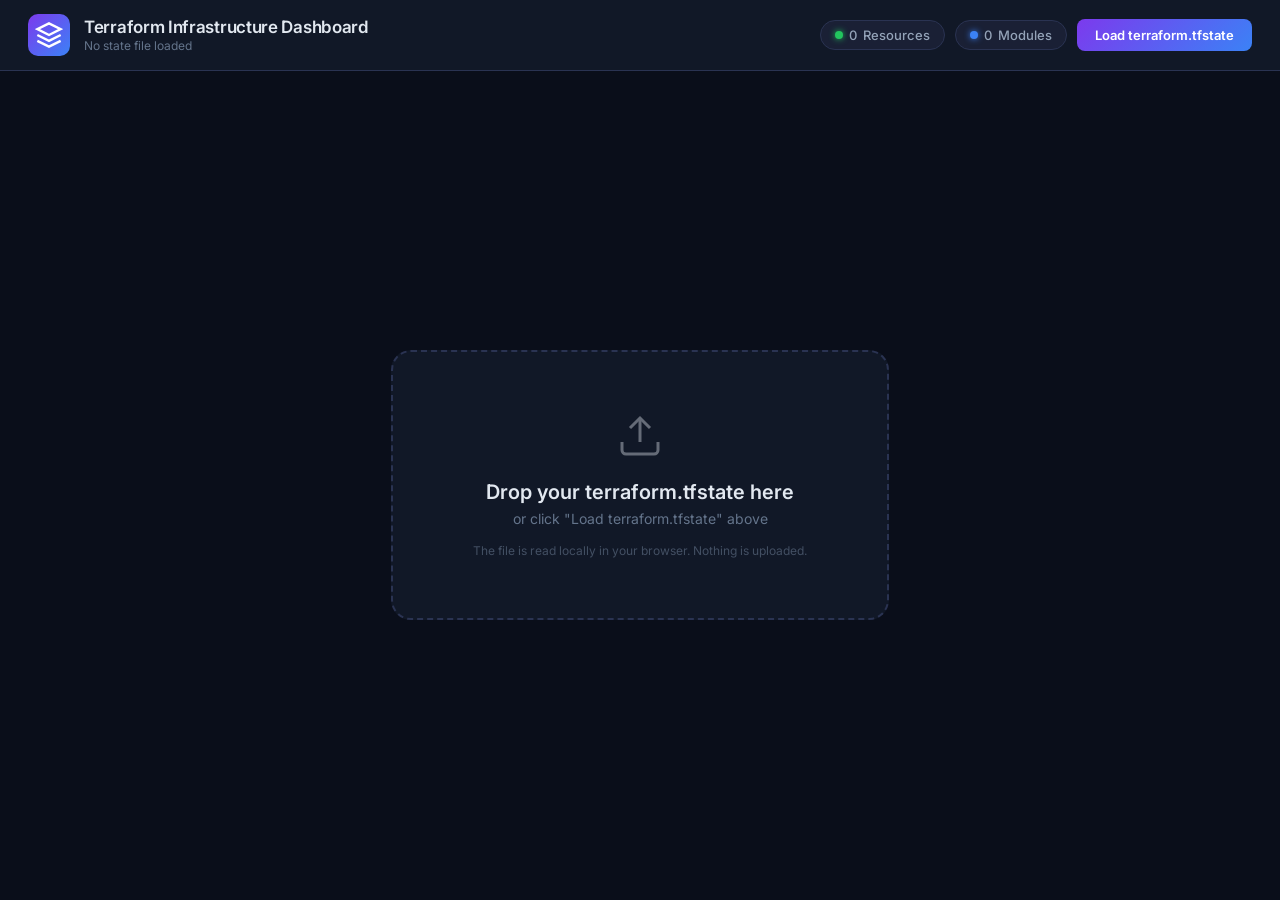
<file: web/index.html>
<!DOCTYPE html>
<html lang="en">
<head>
  <meta charset="UTF-8">
  <meta name="viewport" content="width=device-width, initial-scale=1.0">
  <title>Terraform Infrastructure Dashboard</title>
  <link rel="stylesheet" href="style.css">
  <link href="https://fonts.googleapis.com/css2?family=Inter:wght@300;400;500;600;700&display=swap" rel="stylesheet">
</head>
<body>

  <header class="header">
    <div class="header-left">
      <div class="logo">
        <svg width="28" height="28" viewBox="0 0 24 24" fill="none" stroke="currentColor" stroke-width="2">
          <path d="M12 2L2 7l10 5 10-5-10-5z"/>
          <path d="M2 17l10 5 10-5"/>
          <path d="M2 12l10 5 10-5"/>
        </svg>
      </div>
      <div>
        <h1>Terraform Infrastructure Dashboard</h1>
        <p class="header-sub" id="headerSub">No state file loaded</p>
      </div>
    </div>
    <div class="header-right">
      <div class="stat-pill">
        <span class="dot dot-green"></span>
        <span id="resourceCount">0</span> Resources
      </div>
      <div class="stat-pill">
        <span class="dot dot-blue"></span>
        <span id="moduleCount">0</span> Modules
      </div>
      <label class="btn-load" for="stateFile">Load terraform.tfstate</label>
      <input type="file" id="stateFile" accept=".tfstate,.json" hidden>
    </div>
  </header>

  <!-- Drop zone (shown when no state loaded) -->
  <div class="drop-zone" id="dropZone">
    <div class="drop-content">
      <svg width="48" height="48" viewBox="0 0 24 24" fill="none" stroke="currentColor" stroke-width="1.5" opacity="0.4">
        <path d="M21 15v4a2 2 0 01-2 2H5a2 2 0 01-2-2v-4"/>
        <polyline points="17 8 12 3 7 8"/>
        <line x1="12" y1="3" x2="12" y2="15"/>
      </svg>
      <h2>Drop your terraform.tfstate here</h2>
      <p>or click "Load terraform.tfstate" above</p>
      <p class="drop-hint">The file is read locally in your browser. Nothing is uploaded.</p>
    </div>
  </div>

  <!-- Dashboard (shown after state loaded) -->
  <main class="main hidden" id="dashboard">
    <!-- Summary bar -->
    <section class="summary-bar" id="summaryBar"></section>
    <!-- Resource grid -->
    <div class="grid-container" id="resourceGrid"></div>
  </main>

  <!-- Detail Panel -->
  <aside class="detail-panel" id="detailPanel">
    <div class="detail-header">
      <h2 id="detailTitle">Resource Details</h2>
      <button class="btn-close" id="closePanel">&times;</button>
    </div>
    <div class="detail-body" id="detailBody"></div>
  </aside>
  <div class="overlay" id="overlay"></div>

  <script src="app.js"></script>
</body>
</html>
</file>
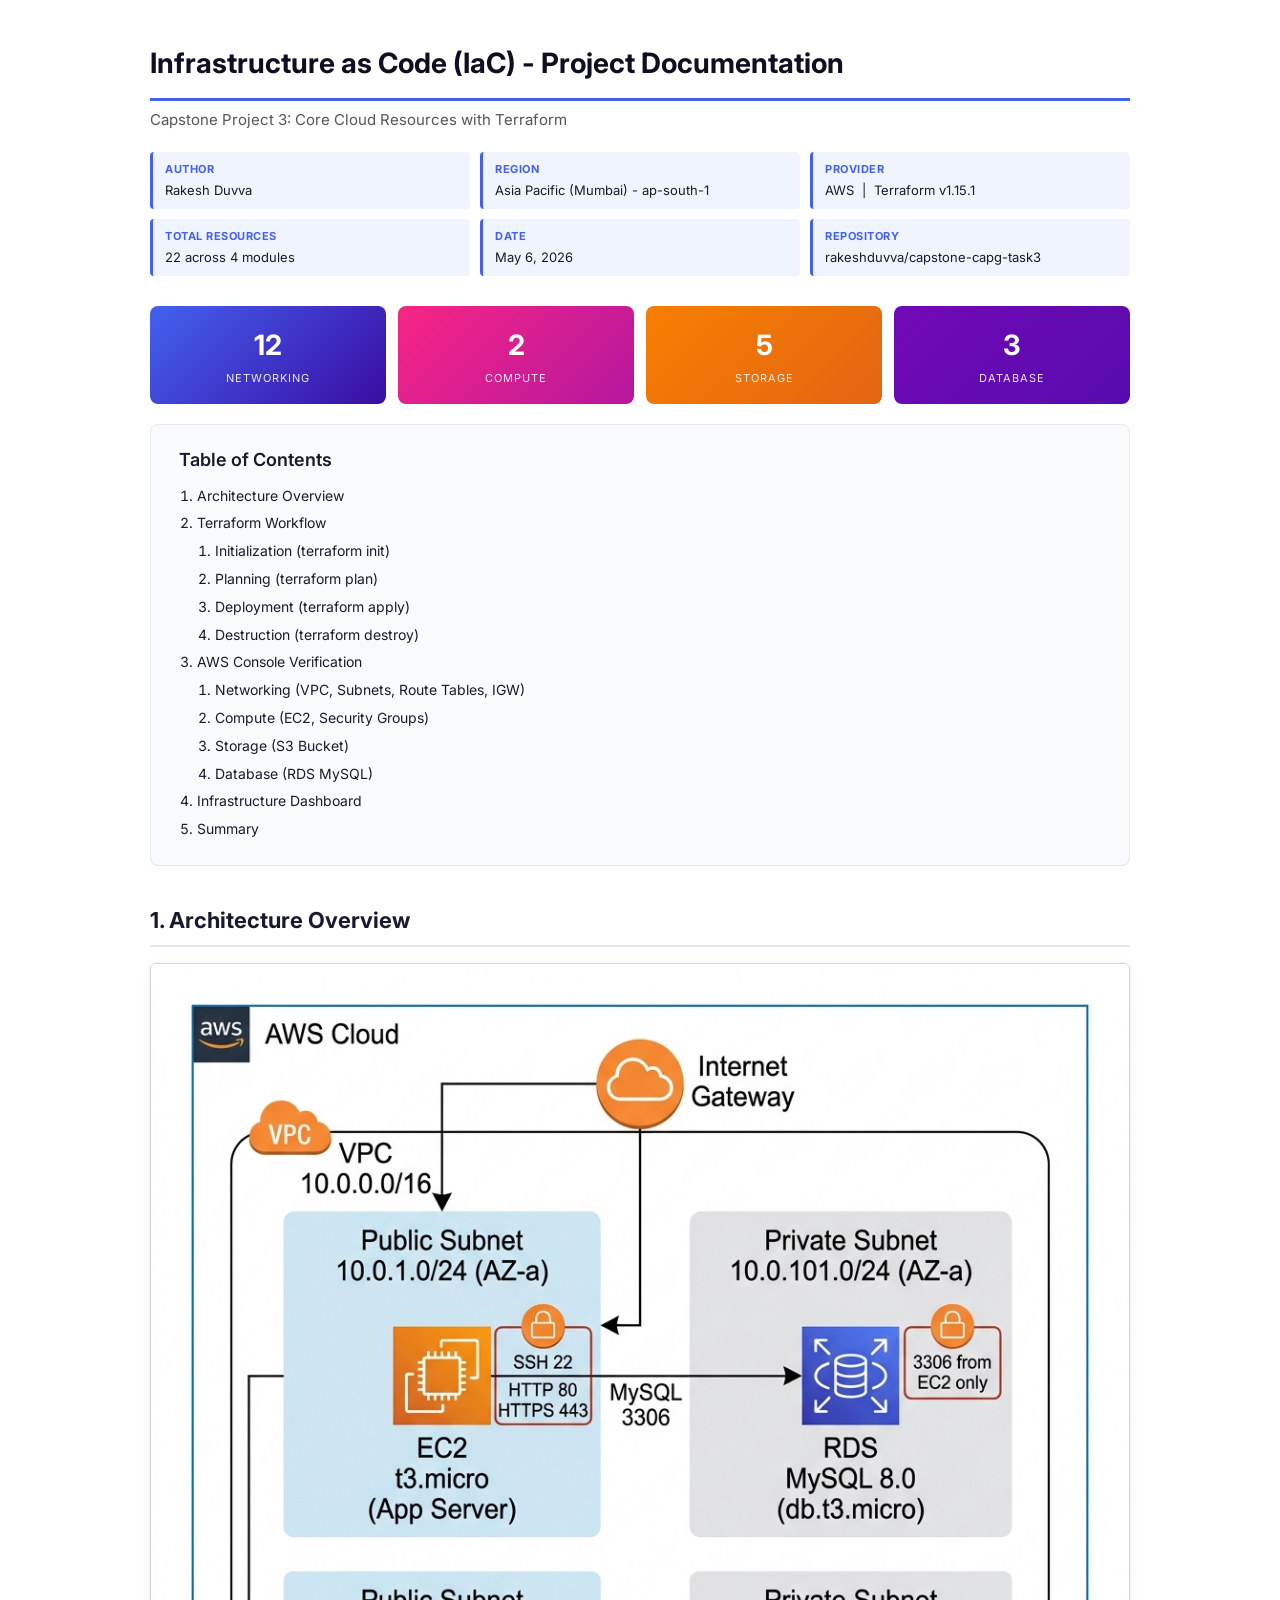
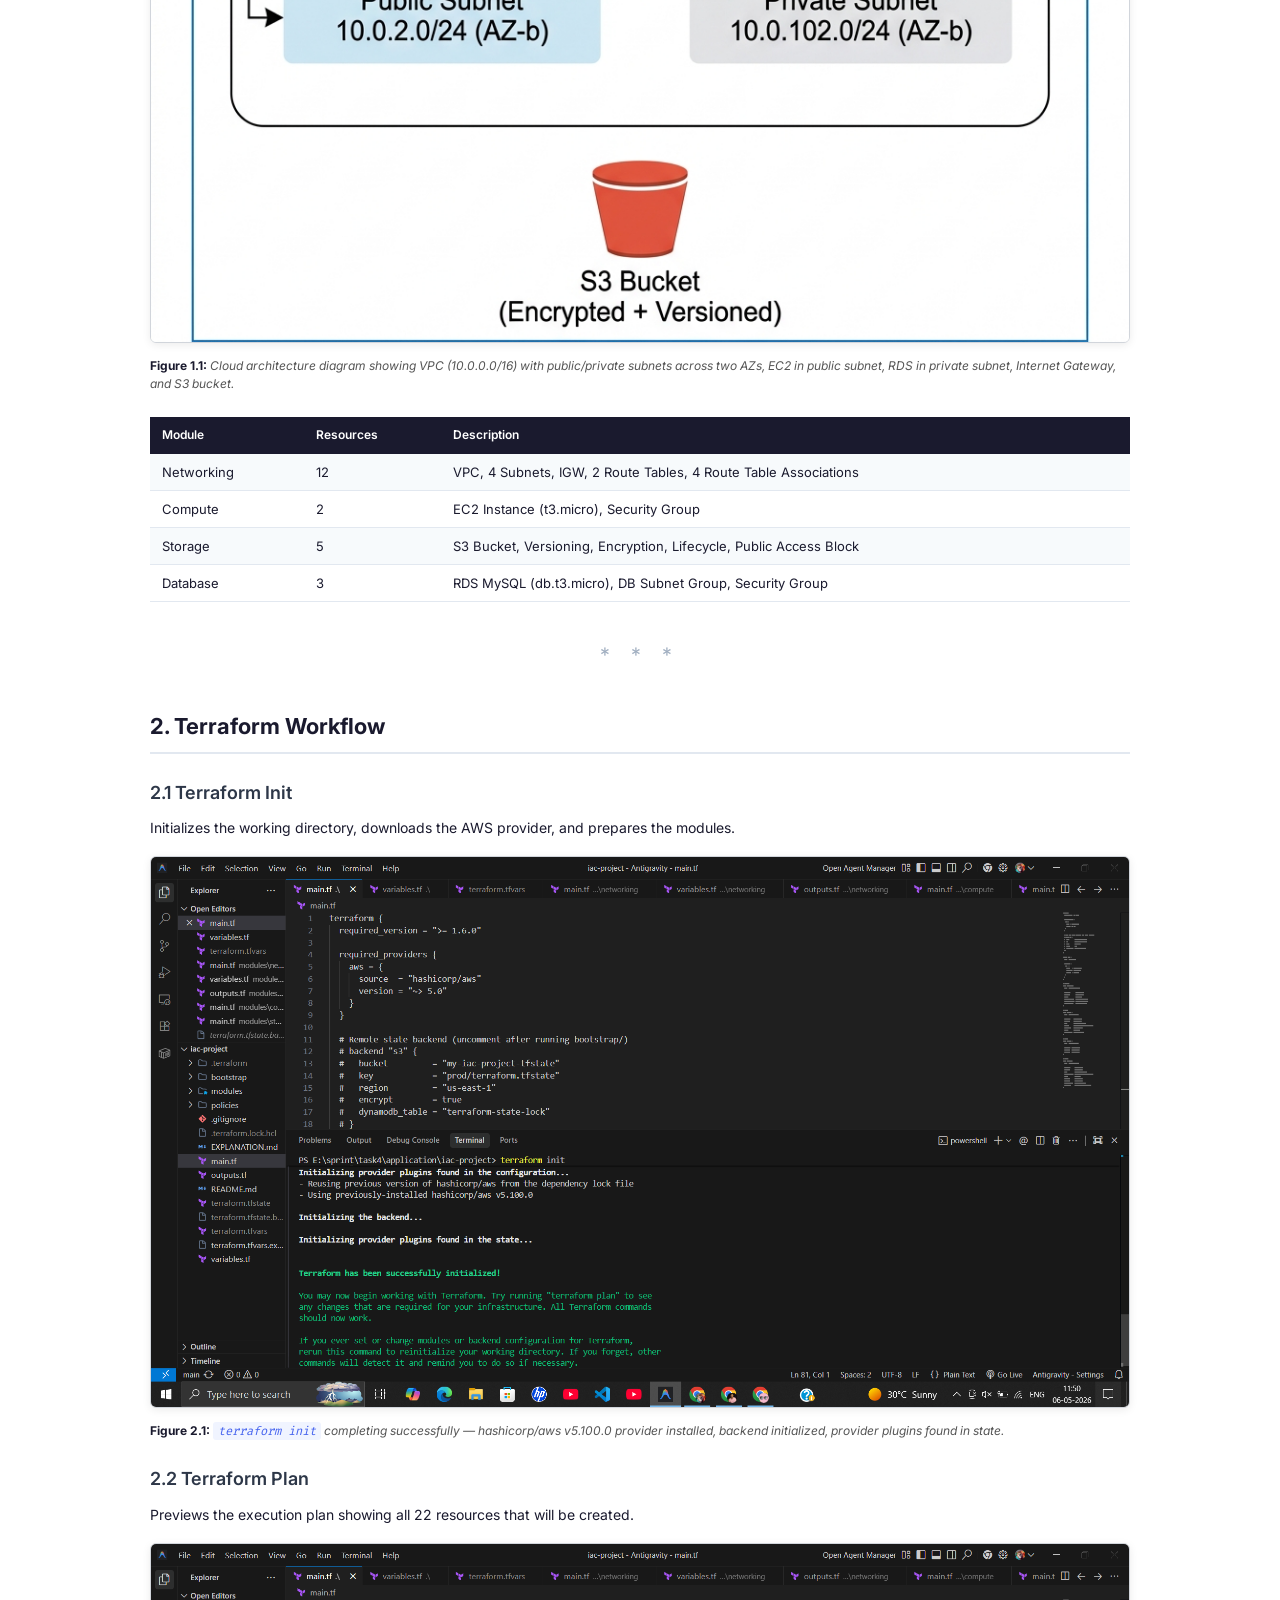
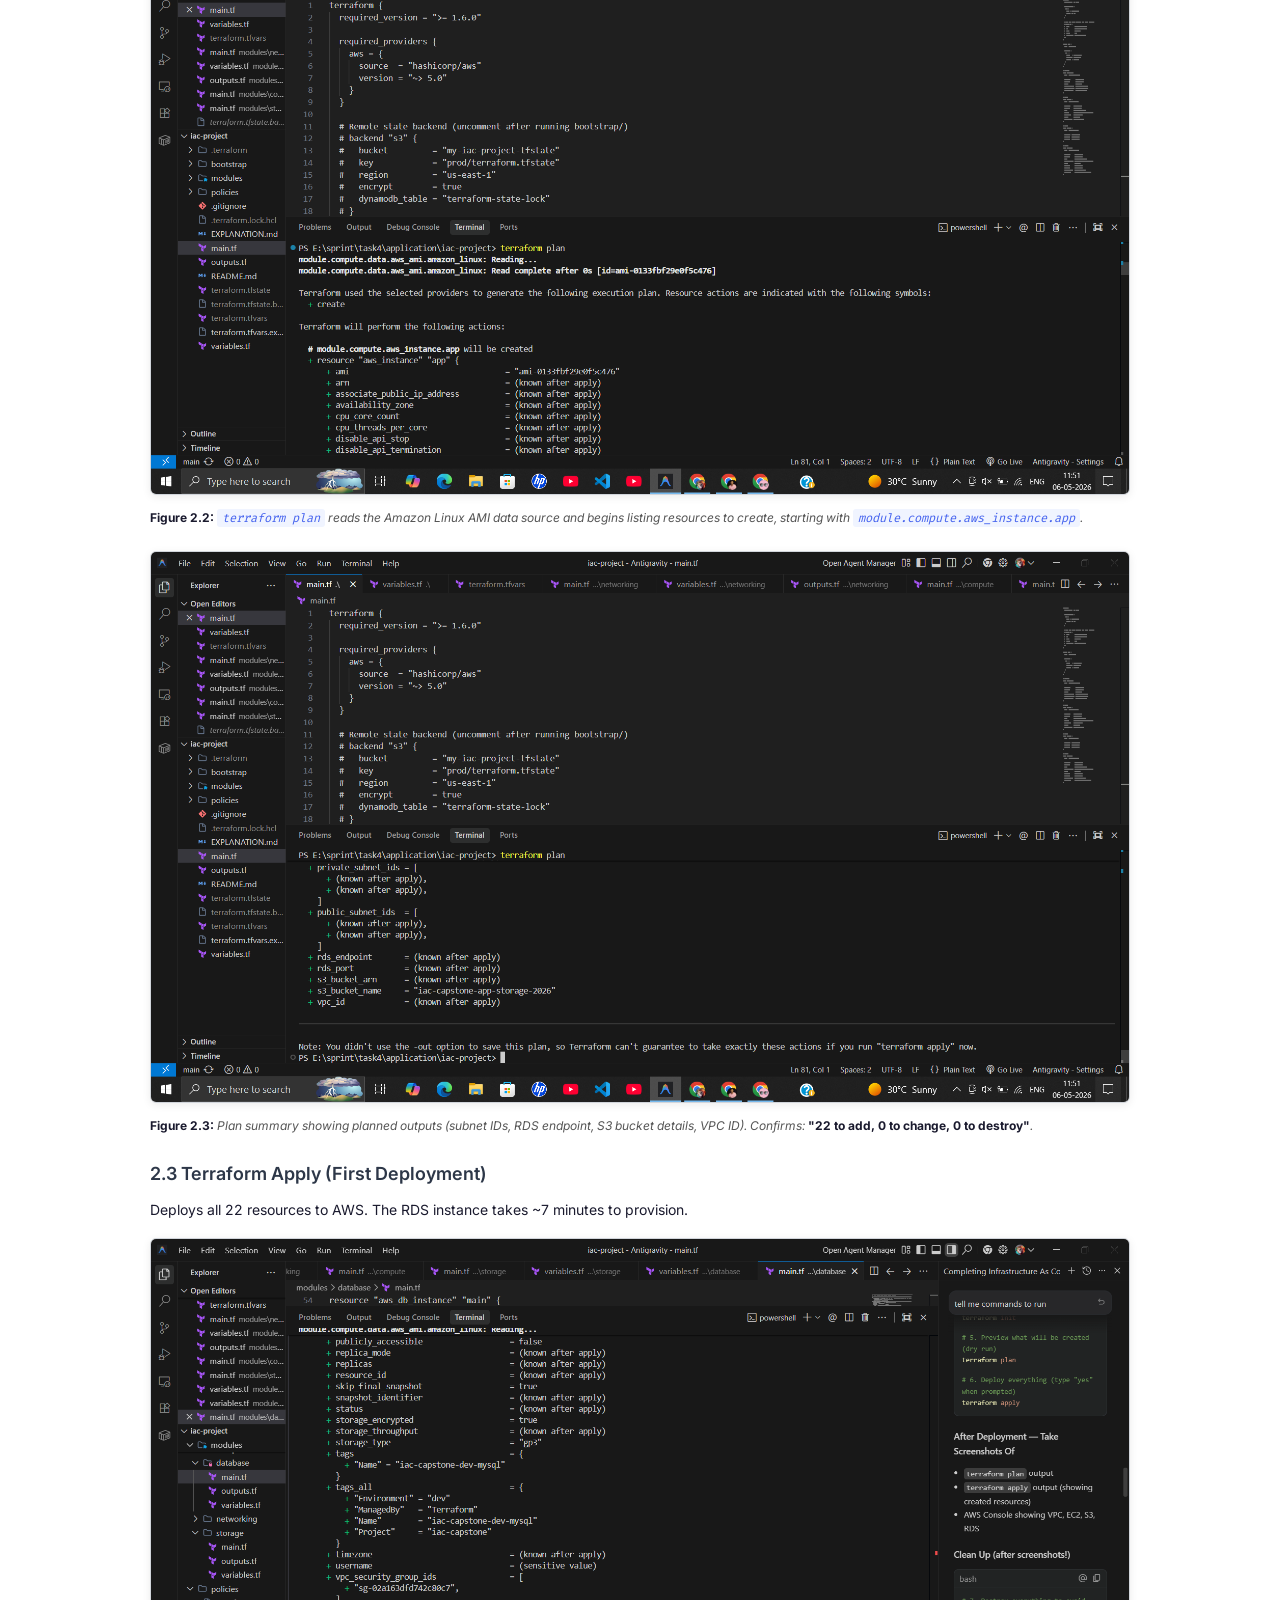
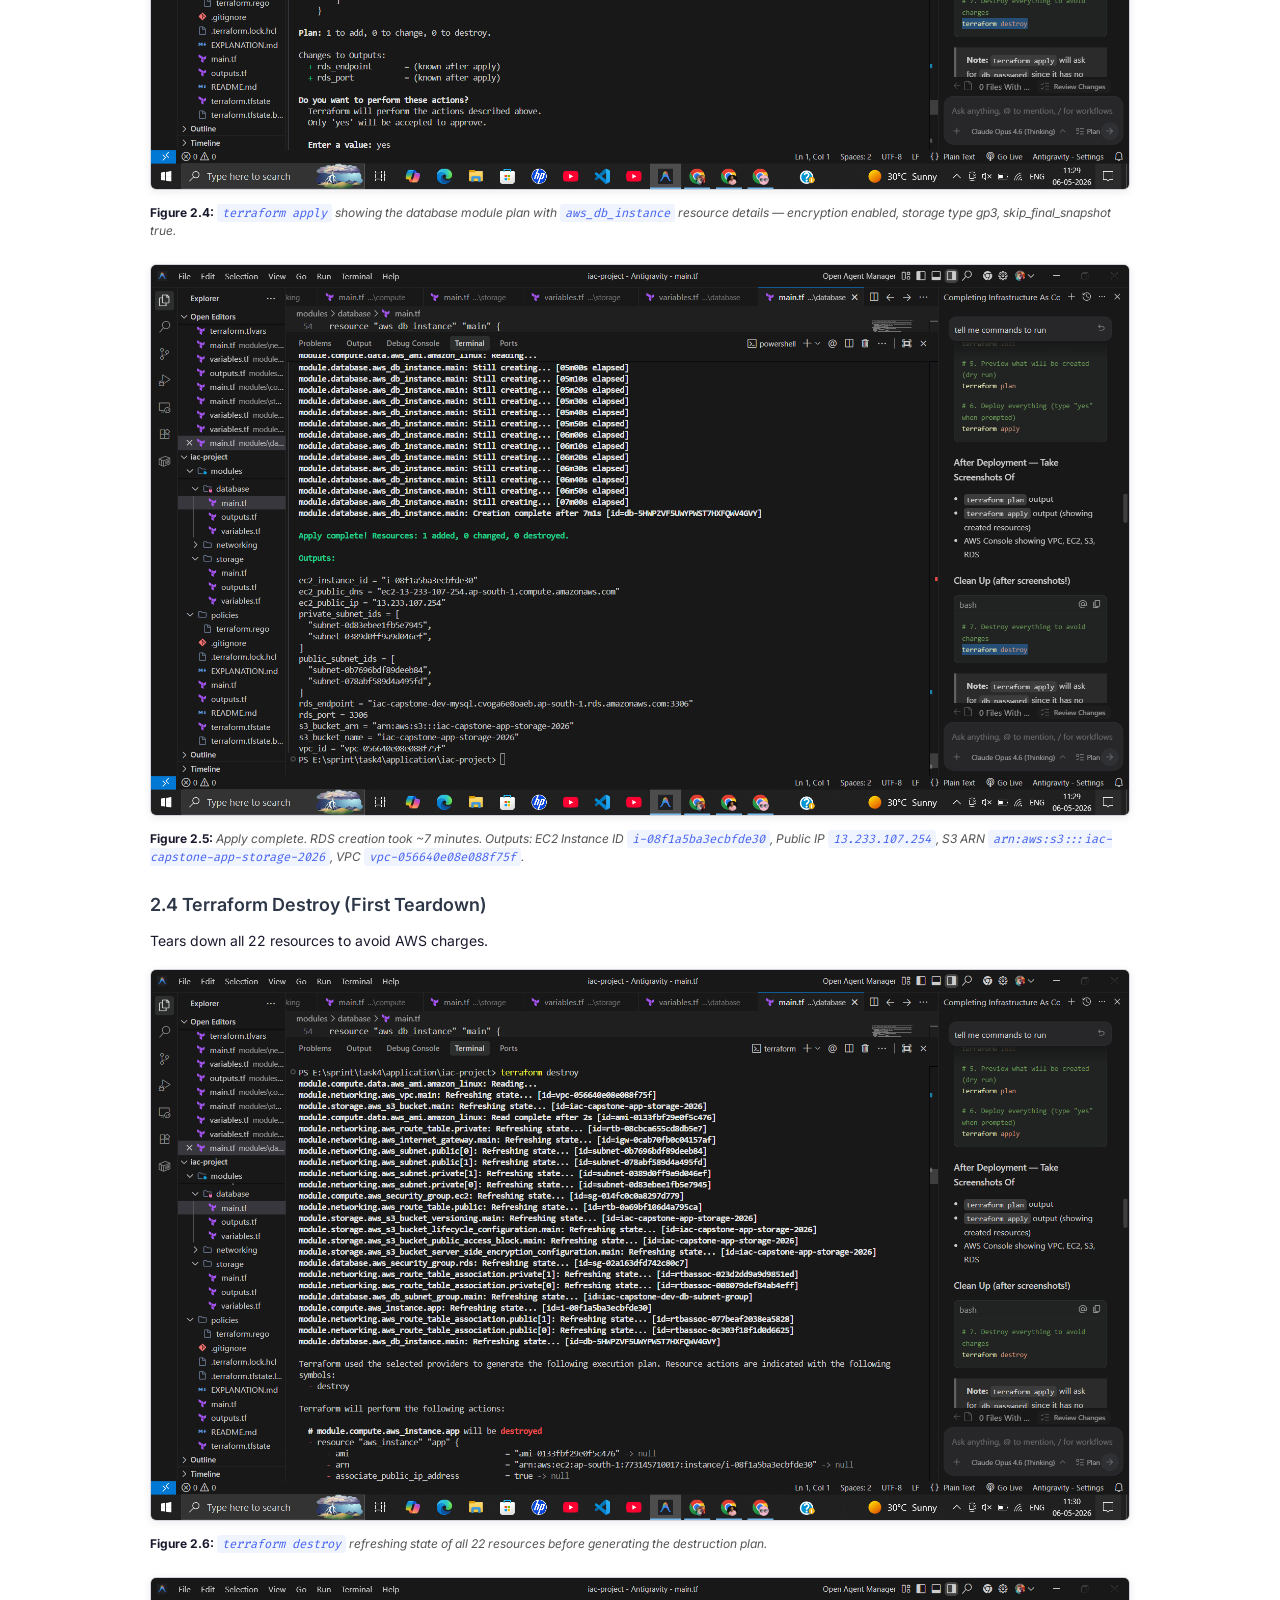
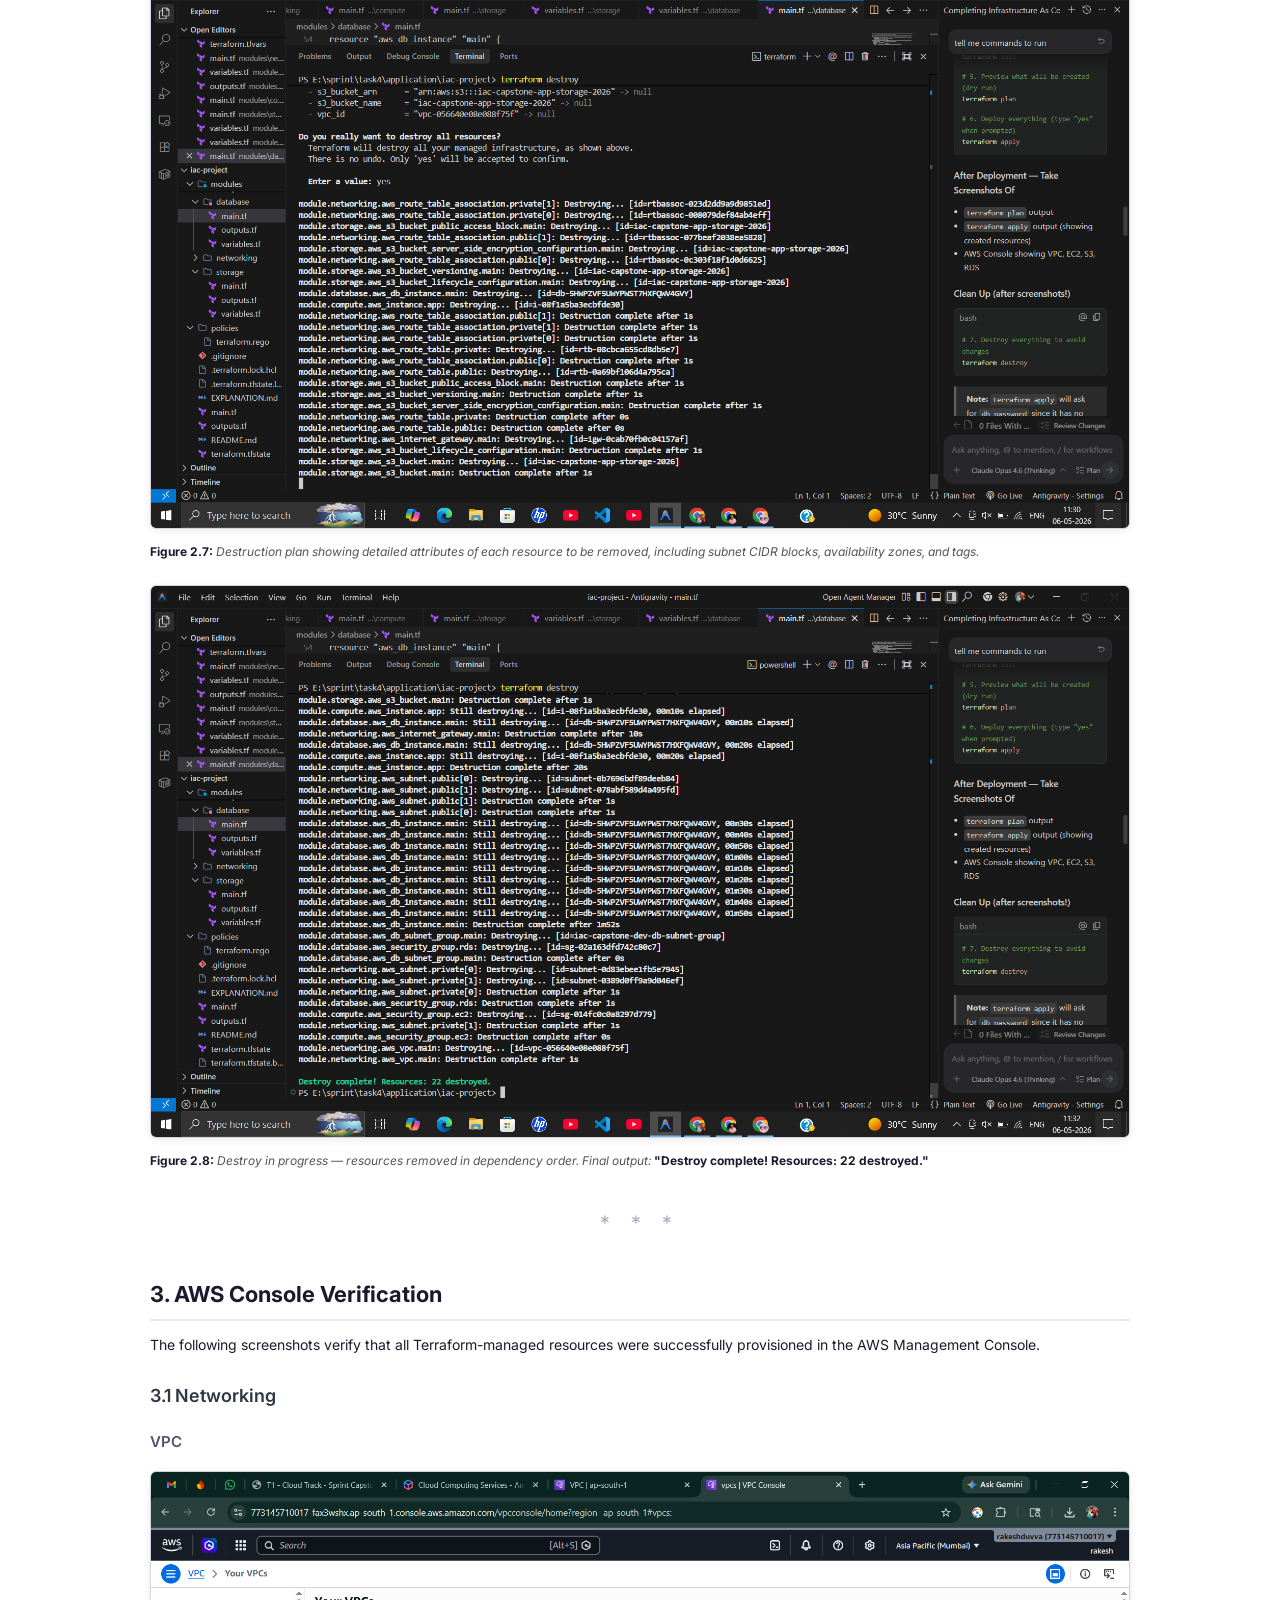
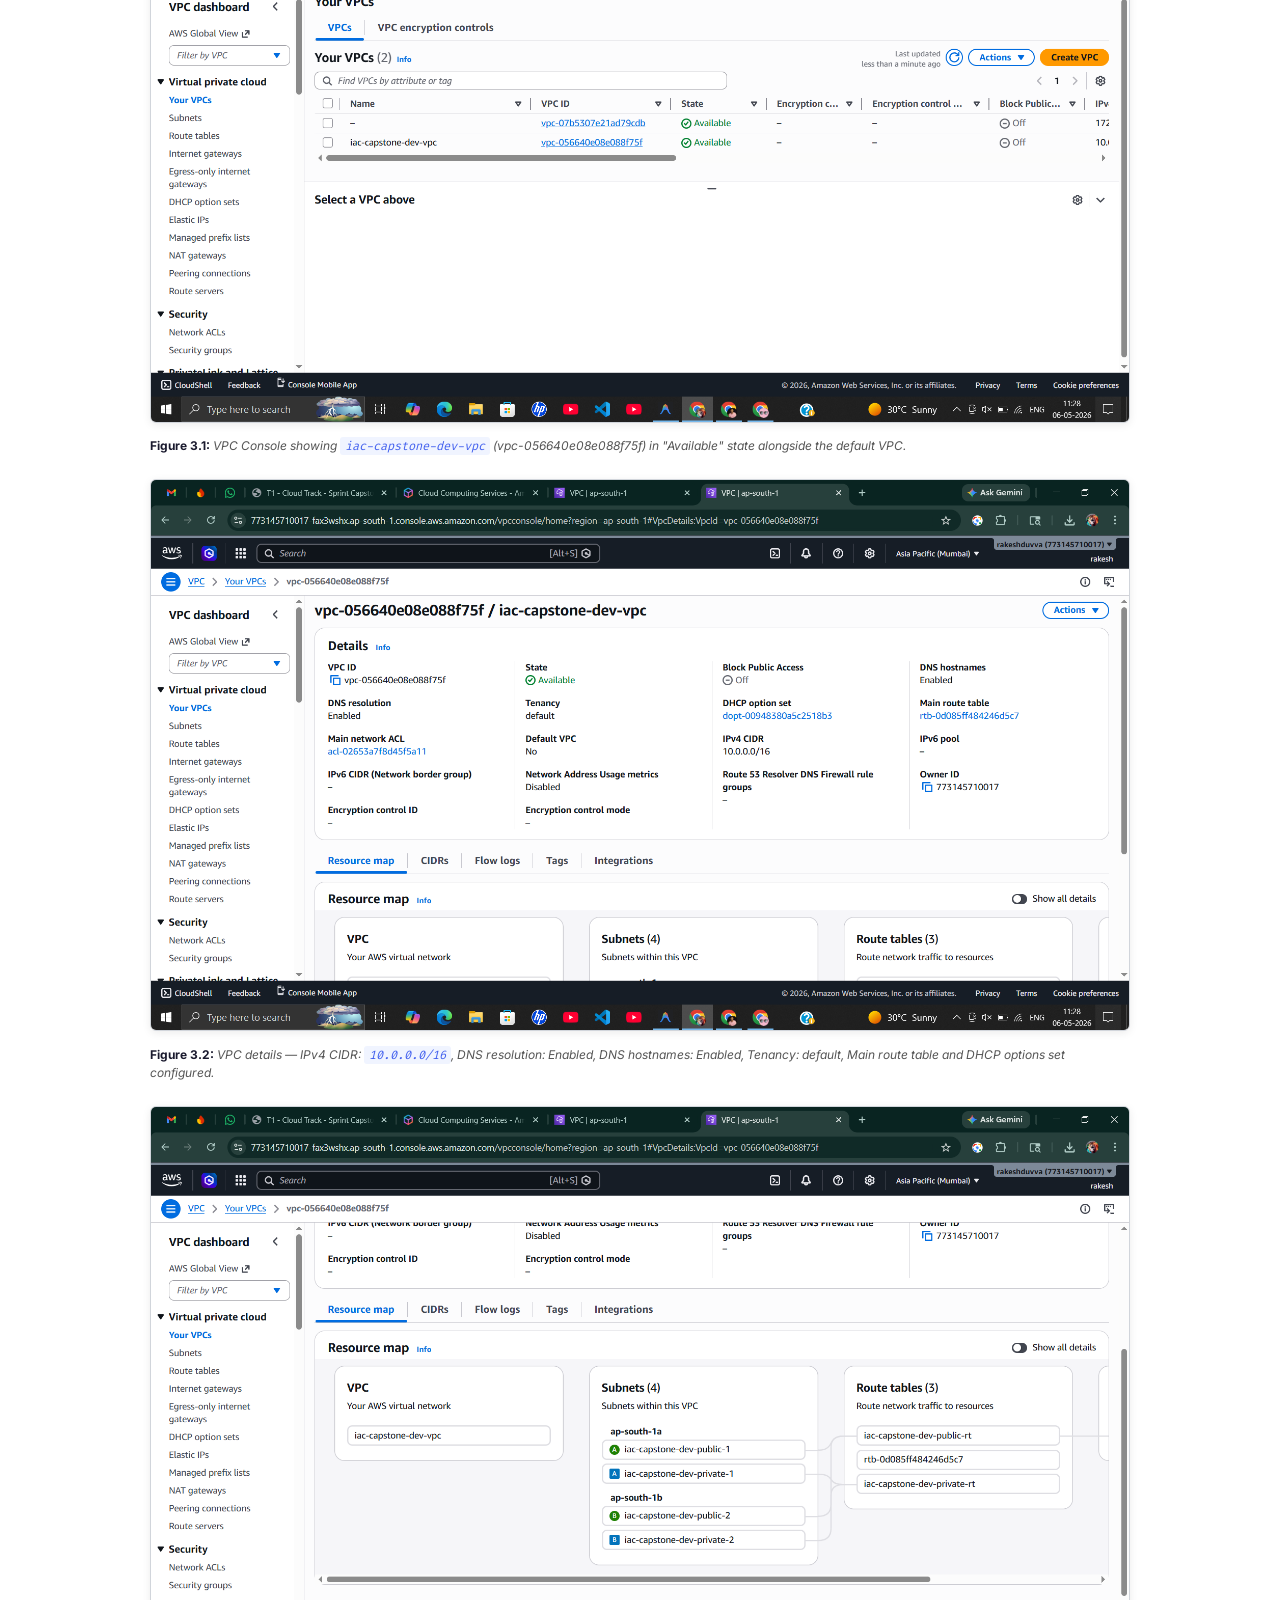
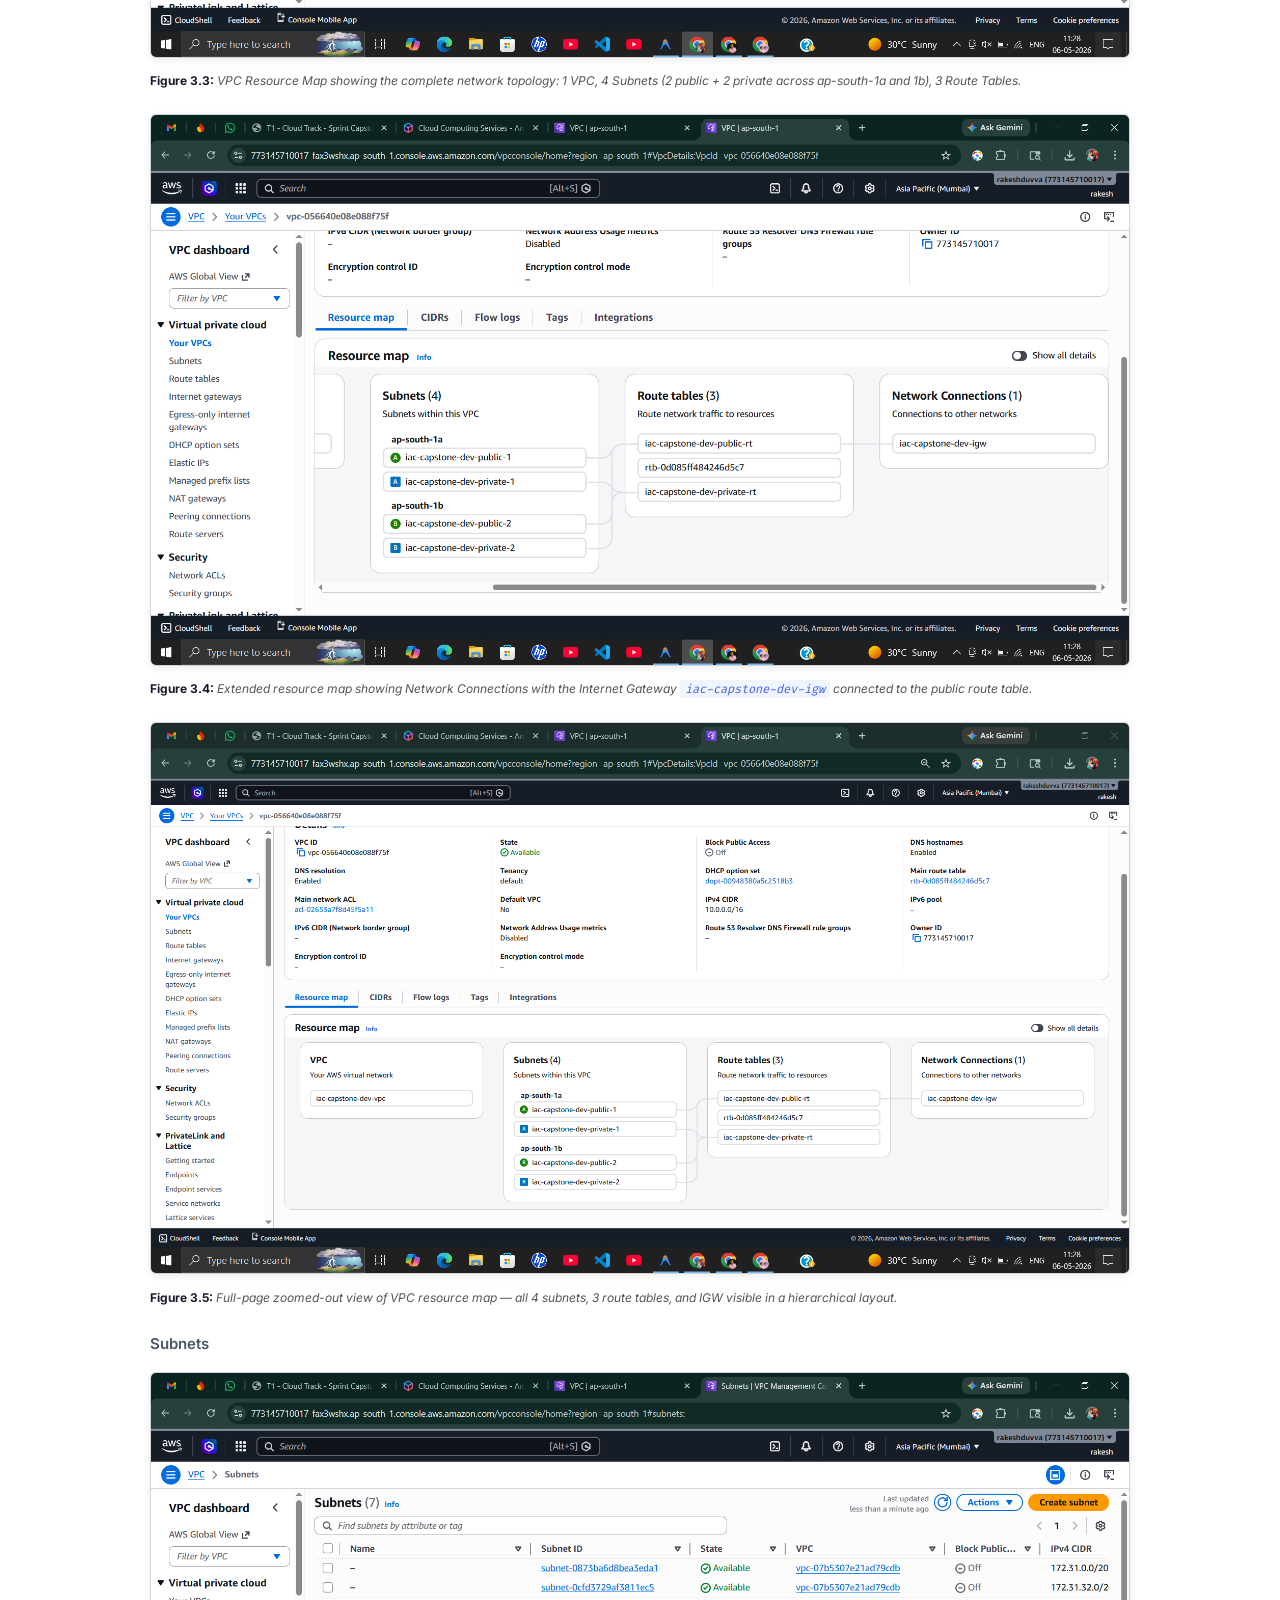
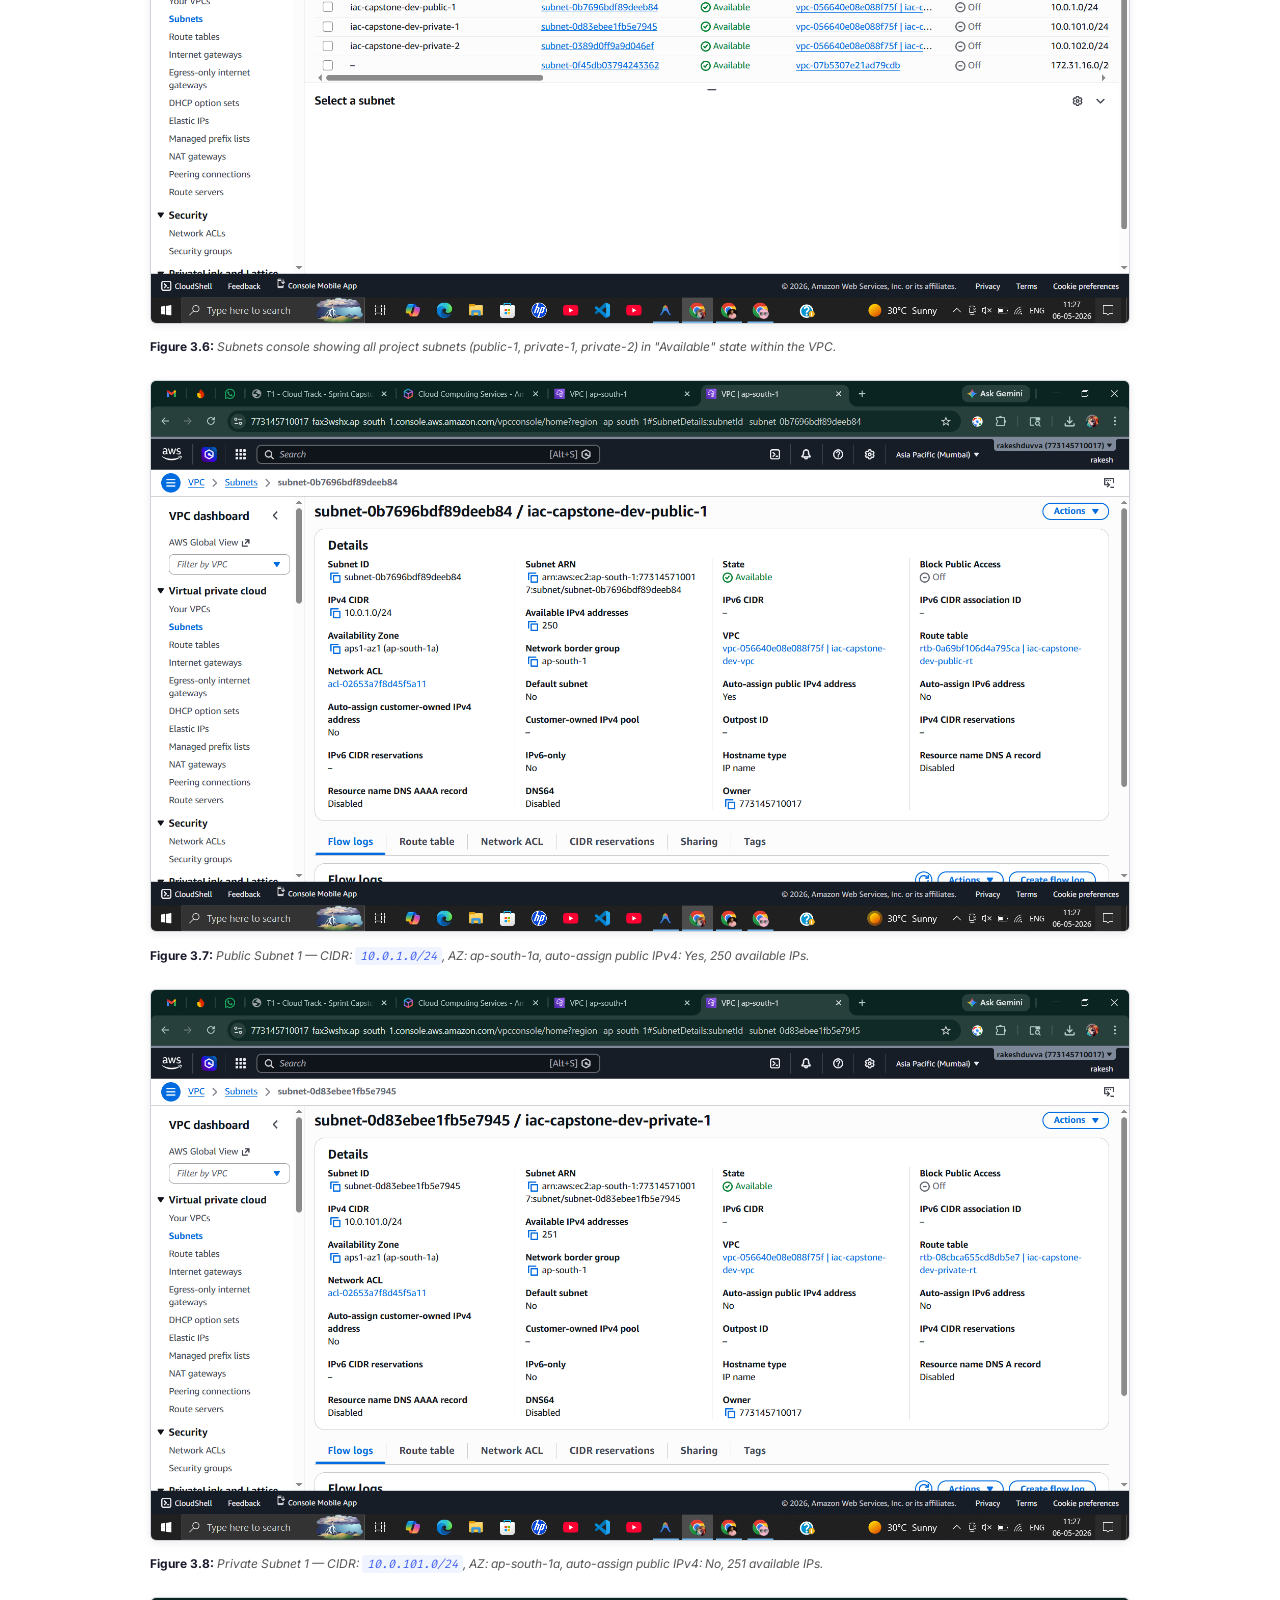
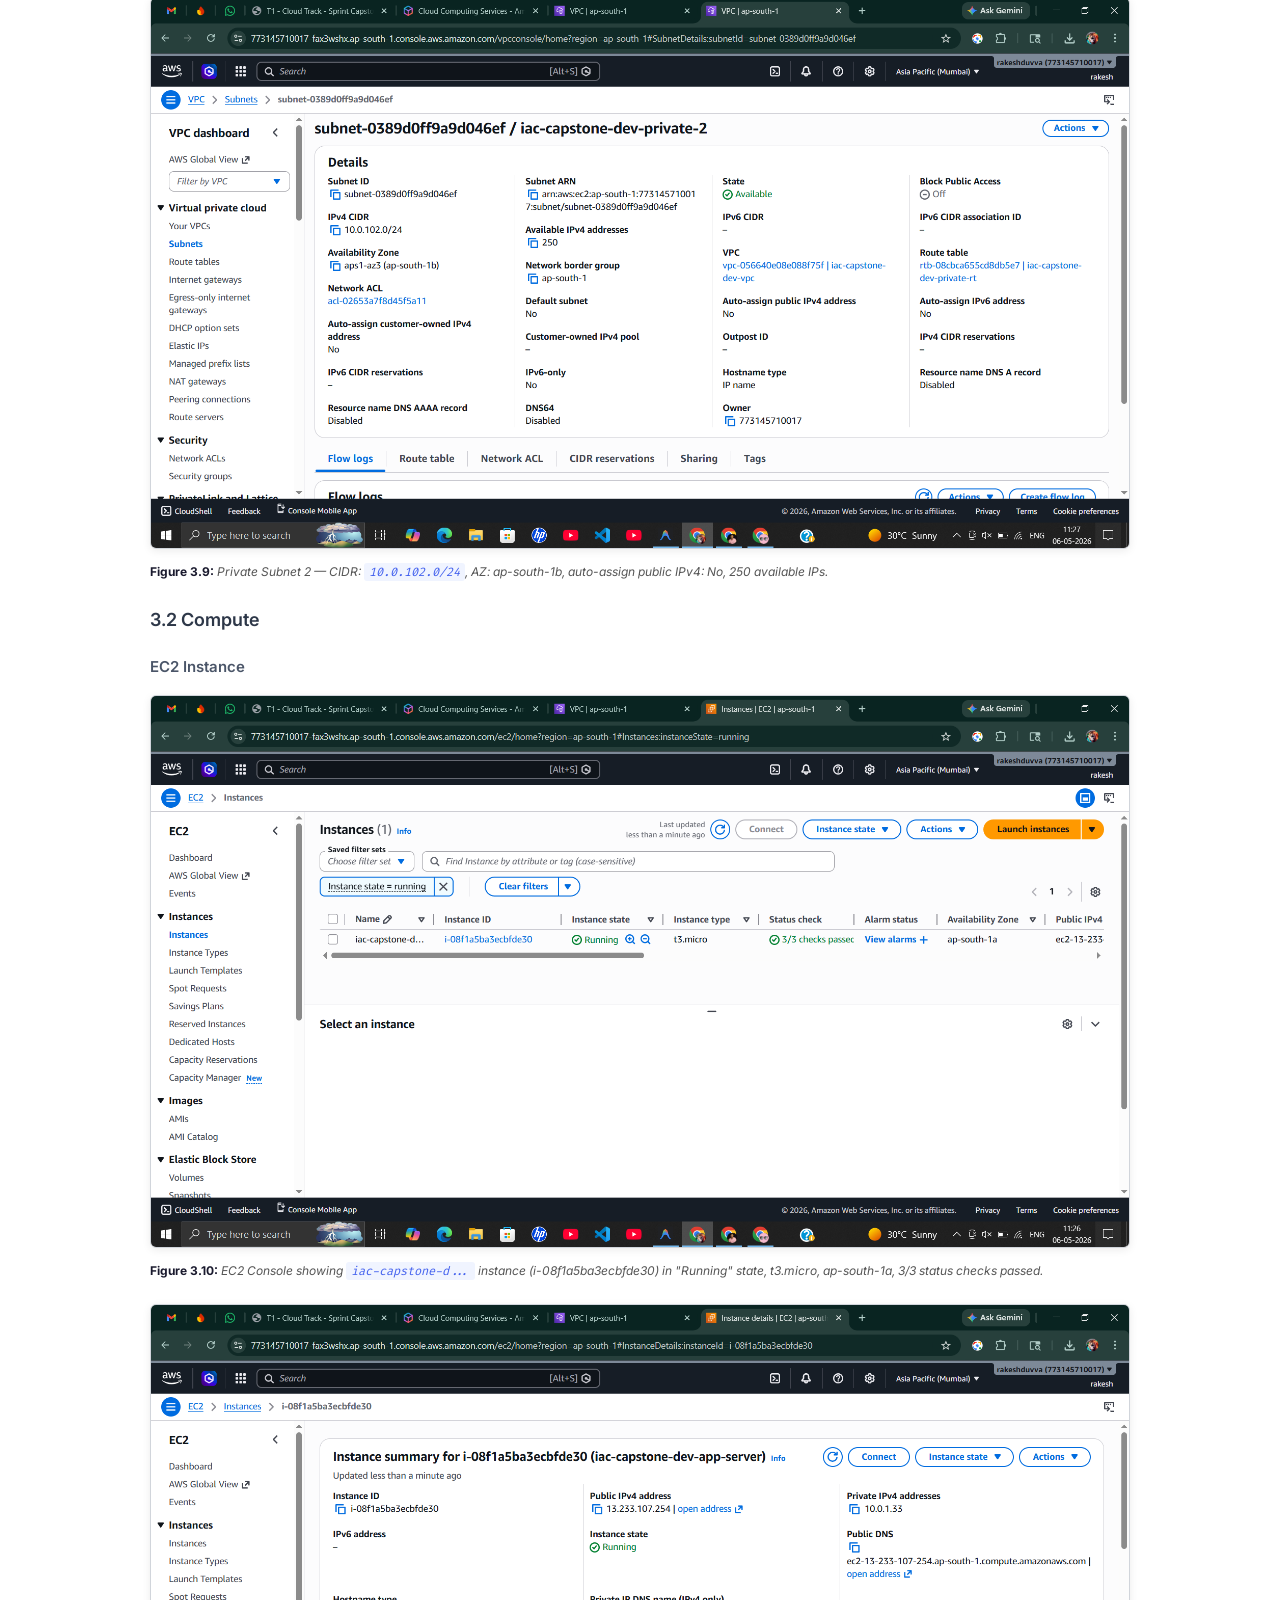
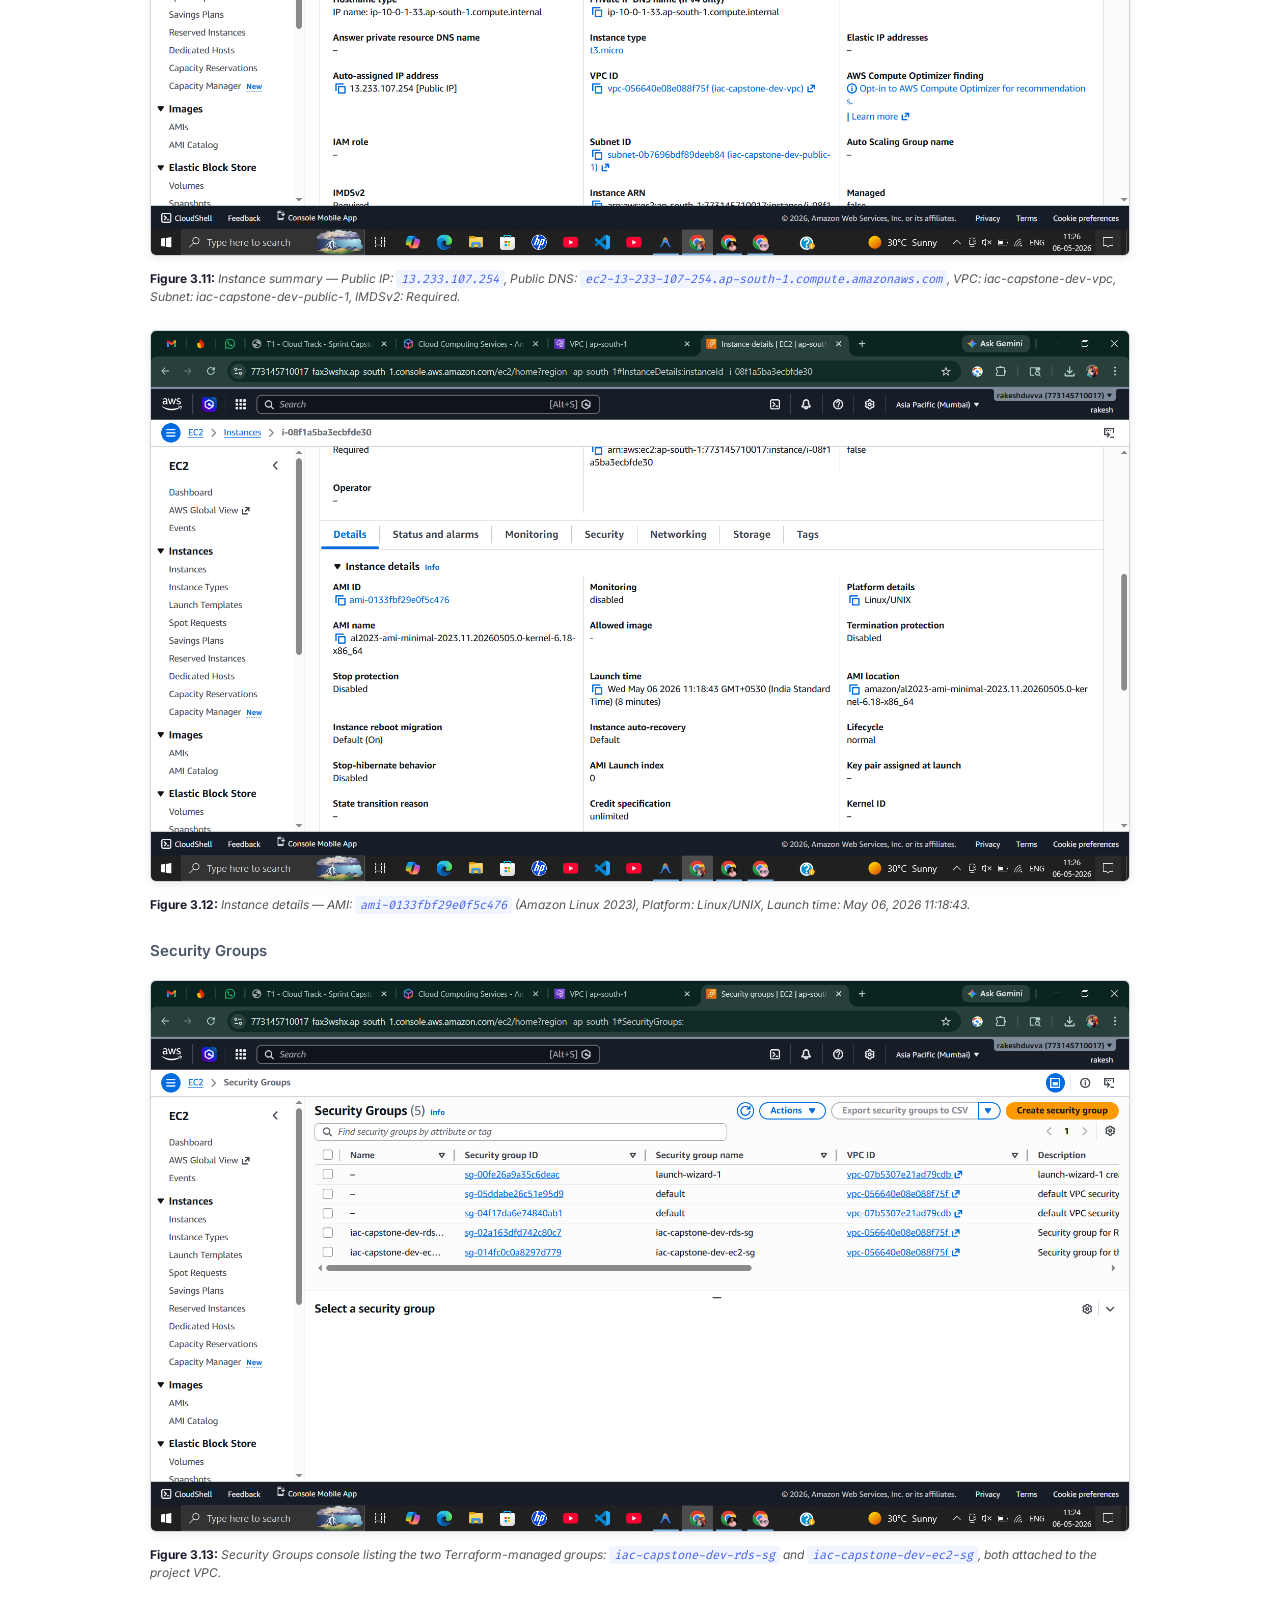
<file: docs/DOCUMENTATION.html>
<!DOCTYPE html>
<html lang="en">
<head>
<meta charset="UTF-8">
<title>IaC Capstone - Project Documentation</title>
<style>
  @import url('https://fonts.googleapis.com/css2?family=Inter:wght@400;500;600;700&family=Fira+Code&display=swap');

  * { margin: 0; padding: 0; box-sizing: border-box; }

  body {
    font-family: 'Inter', sans-serif;
    color: #1a1a2e;
    background: #fff;
    line-height: 1.7;
    padding: 40px 60px;
    max-width: 1100px;
    margin: 0 auto;
  }

  h1 {
    font-size: 28px;
    font-weight: 700;
    color: #0f0f23;
    border-bottom: 3px solid #4361ee;
    padding-bottom: 10px;
    margin-bottom: 6px;
  }

  h2 {
    font-size: 22px;
    font-weight: 700;
    color: #1a1a2e;
    margin-top: 36px;
    margin-bottom: 12px;
    border-bottom: 2px solid #e2e8f0;
    padding-bottom: 6px;
    page-break-after: avoid;
  }

  h3 {
    font-size: 18px;
    font-weight: 600;
    color: #2d3748;
    margin-top: 24px;
    margin-bottom: 8px;
    page-break-after: avoid;
  }

  h4 {
    font-size: 15px;
    font-weight: 600;
    color: #4a5568;
    margin-top: 18px;
    margin-bottom: 6px;
    page-break-after: avoid;
  }

  p {
    margin-bottom: 10px;
    font-size: 14px;
  }

  .subtitle {
    font-size: 15px;
    color: #555;
    margin-bottom: 20px;
  }

  .meta-table {
    display: grid;
    grid-template-columns: 1fr 1fr 1fr;
    gap: 10px;
    margin: 16px 0 30px;
    font-size: 13px;
  }

  .meta-item {
    background: #f0f4ff;
    border-left: 3px solid #4361ee;
    padding: 8px 12px;
    border-radius: 4px;
  }

  .meta-item strong {
    display: block;
    font-size: 11px;
    text-transform: uppercase;
    color: #4361ee;
    letter-spacing: 0.5px;
  }

  table {
    width: 100%;
    border-collapse: collapse;
    margin: 12px 0 20px;
    font-size: 13px;
  }

  th {
    background: #1a1a2e;
    color: #fff;
    padding: 8px 12px;
    text-align: left;
    font-weight: 600;
    font-size: 12px;
  }

  td {
    padding: 7px 12px;
    border-bottom: 1px solid #e2e8f0;
  }

  tr:nth-child(even) td { background: #f7fafc; }

  .screenshot-block {
    margin: 16px 0 24px;
    page-break-inside: avoid;
  }

  .screenshot-block img {
    width: 100%;
    border: 1px solid #d1d5db;
    border-radius: 6px;
    box-shadow: 0 2px 8px rgba(0,0,0,0.08);
  }

  .screenshot-block .caption {
    font-size: 12px;
    color: #555;
    margin-top: 6px;
    font-style: italic;
    line-height: 1.5;
  }

  .screenshot-block .caption strong {
    font-style: normal;
    color: #1a1a2e;
  }

  .bullet-list {
    margin: 6px 0 12px 20px;
    font-size: 13px;
  }

  .bullet-list li {
    margin-bottom: 3px;
  }

  code {
    font-family: 'Fira Code', monospace;
    background: #f0f4ff;
    padding: 1px 5px;
    border-radius: 3px;
    font-size: 12px;
    color: #4361ee;
  }

  hr {
    border: none;
    border-top: 1px solid #e2e8f0;
    margin: 30px 0;
  }

  .toc {
    background: #f8fafc;
    border: 1px solid #e2e8f0;
    border-radius: 8px;
    padding: 20px 28px;
    margin: 20px 0 30px;
  }

  .toc h3 {
    margin-top: 0;
    color: #1a1a2e;
  }

  .toc ol {
    margin-left: 18px;
    font-size: 14px;
  }

  .toc li { margin-bottom: 4px; }
  .toc ol ol { margin-top: 4px; }

  .section-divider {
    text-align: center;
    margin: 36px 0;
    color: #a0aec0;
    font-size: 20px;
    letter-spacing: 8px;
  }

  .summary-grid {
    display: grid;
    grid-template-columns: repeat(4, 1fr);
    gap: 12px;
    margin: 16px 0;
  }

  .summary-card {
    text-align: center;
    padding: 16px;
    border-radius: 8px;
    color: #fff;
  }

  .summary-card.net { background: linear-gradient(135deg, #4361ee, #3a0ca3); }
  .summary-card.comp { background: linear-gradient(135deg, #f72585, #b5179e); }
  .summary-card.stor { background: linear-gradient(135deg, #f77f00, #e36414); }
  .summary-card.db { background: linear-gradient(135deg, #7209b7, #560bad); }

  .summary-card .count { font-size: 28px; font-weight: 700; }
  .summary-card .label { font-size: 11px; text-transform: uppercase; letter-spacing: 1px; opacity: 0.9; }

  @media print {
    body { padding: 20px 30px; font-size: 12px; }
    h1 { font-size: 24px; }
    h2 { font-size: 18px; }
    h3 { font-size: 15px; }
    .screenshot-block { page-break-inside: avoid; }
    .screenshot-block img { max-height: 420px; object-fit: contain; }
    .meta-table { grid-template-columns: 1fr 1fr 1fr; }
  }
</style>
</head>
<body>

<h1>Infrastructure as Code (IaC) - Project Documentation</h1>
<p class="subtitle">Capstone Project 3: Core Cloud Resources with Terraform</p>

<div class="meta-table">
  <div class="meta-item"><strong>Author</strong>Rakesh Duvva</div>
  <div class="meta-item"><strong>Region</strong>Asia Pacific (Mumbai) - ap-south-1</div>
  <div class="meta-item"><strong>Provider</strong>AWS &nbsp;|&nbsp; Terraform v1.15.1</div>
  <div class="meta-item"><strong>Total Resources</strong>22 across 4 modules</div>
  <div class="meta-item"><strong>Date</strong>May 6, 2026</div>
  <div class="meta-item"><strong>Repository</strong>rakeshduvva/capstone-capg-task3</div>
</div>

<div class="summary-grid">
  <div class="summary-card net"><div class="count">12</div><div class="label">Networking</div></div>
  <div class="summary-card comp"><div class="count">2</div><div class="label">Compute</div></div>
  <div class="summary-card stor"><div class="count">5</div><div class="label">Storage</div></div>
  <div class="summary-card db"><div class="count">3</div><div class="label">Database</div></div>
</div>

<div class="toc">
  <h3>Table of Contents</h3>
  <ol>
    <li>Architecture Overview</li>
    <li>Terraform Workflow
      <ol>
        <li>Initialization (terraform init)</li>
        <li>Planning (terraform plan)</li>
        <li>Deployment (terraform apply)</li>
        <li>Destruction (terraform destroy)</li>
      </ol>
    </li>
    <li>AWS Console Verification
      <ol>
        <li>Networking (VPC, Subnets, Route Tables, IGW)</li>
        <li>Compute (EC2, Security Groups)</li>
        <li>Storage (S3 Bucket)</li>
        <li>Database (RDS MySQL)</li>
      </ol>
    </li>
    <li>Infrastructure Dashboard</li>
    <li>Summary</li>
  </ol>
</div>

<!-- ========================================= -->
<h2>1. Architecture Overview</h2>

<div class="screenshot-block">
  <img src="architecture.png" alt="Architecture Diagram">
  <div class="caption"><strong>Figure 1.1:</strong> Cloud architecture diagram showing VPC (10.0.0.0/16) with public/private subnets across two AZs, EC2 in public subnet, RDS in private subnet, Internet Gateway, and S3 bucket.</div>
</div>

<table>
  <tr><th>Module</th><th>Resources</th><th>Description</th></tr>
  <tr><td>Networking</td><td>12</td><td>VPC, 4 Subnets, IGW, 2 Route Tables, 4 Route Table Associations</td></tr>
  <tr><td>Compute</td><td>2</td><td>EC2 Instance (t3.micro), Security Group</td></tr>
  <tr><td>Storage</td><td>5</td><td>S3 Bucket, Versioning, Encryption, Lifecycle, Public Access Block</td></tr>
  <tr><td>Database</td><td>3</td><td>RDS MySQL (db.t3.micro), DB Subnet Group, Security Group</td></tr>
</table>

<div class="section-divider">* * *</div>

<!-- ========================================= -->
<h2>2. Terraform Workflow</h2>

<h3>2.1 Terraform Init</h3>
<p>Initializes the working directory, downloads the AWS provider, and prepares the modules.</p>

<div class="screenshot-block">
  <img src="screenshots/Screenshot (1776).png" alt="Terraform Init">
  <div class="caption"><strong>Figure 2.1:</strong> <code>terraform init</code> completing successfully &mdash; hashicorp/aws v5.100.0 provider installed, backend initialized, provider plugins found in state.</div>
</div>

<h3>2.2 Terraform Plan</h3>
<p>Previews the execution plan showing all 22 resources that will be created.</p>

<div class="screenshot-block">
  <img src="screenshots/Screenshot (1777).png" alt="Terraform Plan - Start">
  <div class="caption"><strong>Figure 2.2:</strong> <code>terraform plan</code> reads the Amazon Linux AMI data source and begins listing resources to create, starting with <code>module.compute.aws_instance.app</code>.</div>
</div>

<div class="screenshot-block">
  <img src="screenshots/Screenshot (1778).png" alt="Terraform Plan - Outputs">
  <div class="caption"><strong>Figure 2.3:</strong> Plan summary showing planned outputs (subnet IDs, RDS endpoint, S3 bucket details, VPC ID). Confirms: <strong>"22 to add, 0 to change, 0 to destroy"</strong>.</div>
</div>

<h3>2.3 Terraform Apply (First Deployment)</h3>
<p>Deploys all 22 resources to AWS. The RDS instance takes ~7 minutes to provision.</p>

<div class="screenshot-block">
  <img src="screenshots/Screenshot (1771).png" alt="Terraform Apply - DB Plan">
  <div class="caption"><strong>Figure 2.4:</strong> <code>terraform apply</code> showing the database module plan with <code>aws_db_instance</code> resource details &mdash; encryption enabled, storage type gp3, skip_final_snapshot true.</div>
</div>

<div class="screenshot-block">
  <img src="screenshots/Screenshot (1772).png" alt="Terraform Apply Complete">
  <div class="caption"><strong>Figure 2.5:</strong> Apply complete. RDS creation took ~7 minutes. Outputs: EC2 Instance ID <code>i-08f1a5ba3ecbfde30</code>, Public IP <code>13.233.107.254</code>, S3 ARN <code>arn:aws:s3:::iac-capstone-app-storage-2026</code>, VPC <code>vpc-056640e08e088f75f</code>.</div>
</div>

<h3>2.4 Terraform Destroy (First Teardown)</h3>
<p>Tears down all 22 resources to avoid AWS charges.</p>

<div class="screenshot-block">
  <img src="screenshots/Screenshot (1773).png" alt="Terraform Destroy - Refresh">
  <div class="caption"><strong>Figure 2.6:</strong> <code>terraform destroy</code> refreshing state of all 22 resources before generating the destruction plan.</div>
</div>

<div class="screenshot-block">
  <img src="screenshots/Screenshot (1774).png" alt="Terraform Destroy - Plan">
  <div class="caption"><strong>Figure 2.7:</strong> Destruction plan showing detailed attributes of each resource to be removed, including subnet CIDR blocks, availability zones, and tags.</div>
</div>

<div class="screenshot-block">
  <img src="screenshots/Screenshot (1775).png" alt="Terraform Destroy Complete">
  <div class="caption"><strong>Figure 2.8:</strong> Destroy in progress &mdash; resources removed in dependency order. Final output: <strong>"Destroy complete! Resources: 22 destroyed."</strong></div>
</div>

<div class="section-divider">* * *</div>

<!-- ========================================= -->
<h2>3. AWS Console Verification</h2>
<p>The following screenshots verify that all Terraform-managed resources were successfully provisioned in the AWS Management Console.</p>

<h3>3.1 Networking</h3>

<h4>VPC</h4>

<div class="screenshot-block">
  <img src="screenshots/Screenshot (1765).png" alt="VPC List">
  <div class="caption"><strong>Figure 3.1:</strong> VPC Console showing <code>iac-capstone-dev-vpc</code> (vpc-056640e08e088f75f) in "Available" state alongside the default VPC.</div>
</div>

<div class="screenshot-block">
  <img src="screenshots/Screenshot (1766).png" alt="VPC Details">
  <div class="caption"><strong>Figure 3.2:</strong> VPC details &mdash; IPv4 CIDR: <code>10.0.0.0/16</code>, DNS resolution: Enabled, DNS hostnames: Enabled, Tenancy: default, Main route table and DHCP options set configured.</div>
</div>

<div class="screenshot-block">
  <img src="screenshots/Screenshot (1767).png" alt="VPC Resource Map">
  <div class="caption"><strong>Figure 3.3:</strong> VPC Resource Map showing the complete network topology: 1 VPC, 4 Subnets (2 public + 2 private across ap-south-1a and 1b), 3 Route Tables.</div>
</div>

<div class="screenshot-block">
  <img src="screenshots/Screenshot (1769).png" alt="VPC Resource Map - IGW">
  <div class="caption"><strong>Figure 3.4:</strong> Extended resource map showing Network Connections with the Internet Gateway <code>iac-capstone-dev-igw</code> connected to the public route table.</div>
</div>

<div class="screenshot-block">
  <img src="screenshots/Screenshot (1770).png" alt="VPC Full View">
  <div class="caption"><strong>Figure 3.5:</strong> Full-page zoomed-out view of VPC resource map &mdash; all 4 subnets, 3 route tables, and IGW visible in a hierarchical layout.</div>
</div>

<h4>Subnets</h4>

<div class="screenshot-block">
  <img src="screenshots/Screenshot (1761).png" alt="Subnets List">
  <div class="caption"><strong>Figure 3.6:</strong> Subnets console showing all project subnets (public-1, private-1, private-2) in "Available" state within the VPC.</div>
</div>

<div class="screenshot-block">
  <img src="screenshots/Screenshot (1762).png" alt="Public Subnet 1">
  <div class="caption"><strong>Figure 3.7:</strong> Public Subnet 1 &mdash; CIDR: <code>10.0.1.0/24</code>, AZ: ap-south-1a, auto-assign public IPv4: Yes, 250 available IPs.</div>
</div>

<div class="screenshot-block">
  <img src="screenshots/Screenshot (1763).png" alt="Private Subnet 1">
  <div class="caption"><strong>Figure 3.8:</strong> Private Subnet 1 &mdash; CIDR: <code>10.0.101.0/24</code>, AZ: ap-south-1a, auto-assign public IPv4: No, 251 available IPs.</div>
</div>

<div class="screenshot-block">
  <img src="screenshots/Screenshot (1764).png" alt="Private Subnet 2">
  <div class="caption"><strong>Figure 3.9:</strong> Private Subnet 2 &mdash; CIDR: <code>10.0.102.0/24</code>, AZ: ap-south-1b, auto-assign public IPv4: No, 250 available IPs.</div>
</div>

<h3>3.2 Compute</h3>

<h4>EC2 Instance</h4>

<div class="screenshot-block">
  <img src="screenshots/Screenshot (1758).png" alt="EC2 Instance List">
  <div class="caption"><strong>Figure 3.10:</strong> EC2 Console showing <code>iac-capstone-d...</code> instance (i-08f1a5ba3ecbfde30) in "Running" state, t3.micro, ap-south-1a, 3/3 status checks passed.</div>
</div>

<div class="screenshot-block">
  <img src="screenshots/Screenshot (1759).png" alt="EC2 Instance Summary">
  <div class="caption"><strong>Figure 3.11:</strong> Instance summary &mdash; Public IP: <code>13.233.107.254</code>, Public DNS: <code>ec2-13-233-107-254.ap-south-1.compute.amazonaws.com</code>, VPC: iac-capstone-dev-vpc, Subnet: iac-capstone-dev-public-1, IMDSv2: Required.</div>
</div>

<div class="screenshot-block">
  <img src="screenshots/Screenshot (1760).png" alt="EC2 Instance Details">
  <div class="caption"><strong>Figure 3.12:</strong> Instance details &mdash; AMI: <code>ami-0133fbf29e0f5c476</code> (Amazon Linux 2023), Platform: Linux/UNIX, Launch time: May 06, 2026 11:18:43.</div>
</div>

<h4>Security Groups</h4>

<div class="screenshot-block">
  <img src="screenshots/Screenshot (1753).png" alt="Security Groups List">
  <div class="caption"><strong>Figure 3.13:</strong> Security Groups console listing the two Terraform-managed groups: <code>iac-capstone-dev-rds-sg</code> and <code>iac-capstone-dev-ec2-sg</code>, both attached to the project VPC.</div>
</div>

<div class="screenshot-block">
  <img src="screenshots/Screenshot (1754).png" alt="RDS Security Group">
  <div class="caption"><strong>Figure 3.14:</strong> RDS Security Group &mdash; inbound rule: MySQL/Aurora (TCP 3306) restricted to EC2 security group only (not 0.0.0.0/0). Description: "Security group for RDS - allows MySQL traffic from EC2 only".</div>
</div>

<div class="screenshot-block">
  <img src="screenshots/Screenshot (1755).png" alt="EC2 Security Group">
  <div class="caption"><strong>Figure 3.15:</strong> EC2 Security Group &mdash; 3 inbound rules: SSH (TCP 22), HTTP (TCP 80), HTTPS (TCP 443). Description: "Security group for the application EC2 instance".</div>
</div>

<h3>3.3 Storage</h3>

<h4>S3 Bucket</h4>

<div class="screenshot-block">
  <img src="screenshots/Screenshot (1756).png" alt="S3 Buckets List">
  <div class="caption"><strong>Figure 3.16:</strong> S3 Console showing <code>iac-capstone-app-storage-2026</code> bucket in Asia Pacific (Mumbai) ap-south-1, created May 6, 2026.</div>
</div>

<div class="screenshot-block">
  <img src="screenshots/Screenshot (1757).png" alt="S3 Bucket Details">
  <div class="caption"><strong>Figure 3.17:</strong> S3 bucket Objects tab &mdash; empty bucket with versioning enabled, server-side encryption (AES-256), lifecycle rules configured, and all public access blocked.</div>
</div>

<h3>3.4 Database</h3>

<h4>RDS MySQL</h4>

<div class="screenshot-block">
  <img src="screenshots/Screenshot (1750).png" alt="RDS Database List">
  <div class="caption"><strong>Figure 3.18:</strong> RDS Console showing <code>iac-capstone-dev-mysql</code> in "Creating" status, MySQL Community engine, db.t3.micro, ap-south-1b.</div>
</div>

<div class="screenshot-block">
  <img src="screenshots/Screenshot (1752).png" alt="RDS Instance Summary">
  <div class="caption"><strong>Figure 3.19:</strong> RDS instance summary &mdash; DB identifier: iac-capstone-dev-mysql, Engine: MySQL Community, Class: db.t3.micro, Internet access: Disabled (private only).</div>
</div>

<div class="screenshot-block">
  <img src="screenshots/Screenshot (1751).png" alt="RDS Security & Replication">
  <div class="caption"><strong>Figure 3.20:</strong> RDS connectivity &mdash; Security group: <code>iac-capstone-dev-rds-sg</code>, replication role: Instance in ap-south-1b.</div>
</div>

<div class="section-divider">* * *</div>

<!-- ========================================= -->
<h2>4. Infrastructure Dashboard</h2>
<p>A custom-built web dashboard (in <code>web/</code>) that parses the <code>terraform.tfstate</code> file to visualize all 22 resources in real-time.</p>

<div class="screenshot-block">
  <img src="screenshots/Screenshot (1792).png" alt="Dashboard Overview">
  <div class="caption"><strong>Figure 4.1:</strong> Terraform Infrastructure Dashboard showing all 22 resources organized by module &mdash; Networking (12), Compute (2), Storage (5), Database (3). Each card displays resource type, name, ID, and key attributes.</div>
</div>

<div class="screenshot-block">
  <img src="screenshots/Screenshot (1793).png" alt="Dashboard Detail Inspector">
  <div class="caption"><strong>Figure 4.2:</strong> Resource detail inspector (slide-in panel) showing Internet Gateway details: resource type, module, ID, ARN, owner, VPC ID, tags, and dependencies.</div>
</div>

<div class="screenshot-block">
  <img src="screenshots/Screenshot (1794).png" alt="Dashboard Storage & DB">
  <div class="caption"><strong>Figure 4.3:</strong> Dashboard showing Storage and Database modules with S3 Bucket detail inspector &mdash; bucket name, domain names, regional endpoint, and CORS rules.</div>
</div>

<div class="section-divider">* * *</div>

<!-- ========================================= -->
<h2>5. Summary</h2>

<table>
  <tr><th>Aspect</th><th>Details</th></tr>
  <tr><td>Modular Design</td><td>4 independent Terraform modules (networking, compute, storage, database)</td></tr>
  <tr><td>Full Lifecycle</td><td>Init &rarr; Plan &rarr; Apply &rarr; Destroy demonstrated end-to-end</td></tr>
  <tr><td>Security</td><td>Private subnets for RDS, restricted SGs, S3 public access blocked, encryption at rest</td></tr>
  <tr><td>Policy-as-Code</td><td>7 OPA/Conftest rules enforcing security standards</td></tr>
  <tr><td>Observability</td><td>Custom web dashboard for real-time infrastructure visualization</td></tr>
  <tr><td>Console Verification</td><td>All resources confirmed via AWS Management Console</td></tr>
</table>

<div style="text-align:center; margin-top:40px; padding:20px; background:#f0f4ff; border-radius:8px;">
  <p style="margin:0; font-size:13px; color:#4361ee;"><strong>Resources Managed:</strong> 22 &nbsp;&bull;&nbsp; <strong>Modules:</strong> 4</p>
  <p style="margin:6px 0 0; font-size:12px; color:#888;">Rakesh Duvva &mdash; Cloud and DevSecOps Capstone &mdash; May 2026</p>
</div>

</body>
</html>
</file>
<file: web/style.css>
* {
  margin: 0;
  padding: 0;
  box-sizing: border-box;
}

:root {
  --bg-primary: #0a0e1a;
  --bg-secondary: #111827;
  --bg-card: #1a2035;
  --bg-card-hover: #1f2847;
  --border: #2a3352;
  --text-primary: #e2e8f0;
  --text-secondary: #94a3b8;
  --text-muted: #64748b;
  --accent: #3b82f6;
  --accent-glow: rgba(59, 130, 246, 0.12);
  --green: #22c55e;
  --green-glow: rgba(34, 197, 94, 0.12);
  --orange: #f59e0b;
  --purple: #a855f7;
  --cyan: #06b6d4;
  --red: #ef4444;
  --radius: 12px;
  --radius-sm: 8px;
}

body {
  font-family: 'Inter', -apple-system, sans-serif;
  background: var(--bg-primary);
  color: var(--text-primary);
  min-height: 100vh;
}

.hidden { display: none !important; }

/* Header */
.header {
  display: flex;
  align-items: center;
  justify-content: space-between;
  padding: 14px 28px;
  background: var(--bg-secondary);
  border-bottom: 1px solid var(--border);
  position: sticky;
  top: 0;
  z-index: 100;
}

.header-left {
  display: flex;
  align-items: center;
  gap: 14px;
}

.logo {
  width: 42px;
  height: 42px;
  background: linear-gradient(135deg, #7c3aed, var(--accent));
  border-radius: 10px;
  display: flex;
  align-items: center;
  justify-content: center;
  color: white;
}

.header h1 {
  font-size: 17px;
  font-weight: 600;
  letter-spacing: -0.3px;
}

.header-sub {
  font-size: 12px;
  color: var(--text-muted);
  margin-top: 1px;
}

.header-right {
  display: flex;
  align-items: center;
  gap: 10px;
}

.stat-pill {
  display: flex;
  align-items: center;
  gap: 6px;
  padding: 6px 14px;
  background: var(--bg-card);
  border: 1px solid var(--border);
  border-radius: 20px;
  font-size: 13px;
  font-weight: 500;
  color: var(--text-secondary);
}

.dot {
  width: 8px;
  height: 8px;
  border-radius: 50%;
}

.dot-green {
  background: var(--green);
  box-shadow: 0 0 6px var(--green);
}

.dot-blue {
  background: var(--accent);
  box-shadow: 0 0 6px var(--accent);
}

.btn-load {
  padding: 8px 18px;
  background: linear-gradient(135deg, #7c3aed, var(--accent));
  color: white;
  border: none;
  border-radius: var(--radius-sm);
  font-size: 13px;
  font-weight: 600;
  font-family: inherit;
  cursor: pointer;
  transition: all 0.2s;
}

.btn-load:hover {
  transform: translateY(-1px);
  box-shadow: 0 4px 16px rgba(124, 58, 237, 0.4);
}

/* Drop Zone */
.drop-zone {
  display: flex;
  align-items: center;
  justify-content: center;
  min-height: calc(100vh - 73px);
  padding: 40px;
}

.drop-content {
  text-align: center;
  padding: 60px 80px;
  border: 2px dashed var(--border);
  border-radius: 20px;
  background: var(--bg-secondary);
  transition: all 0.3s;
}

.drop-zone.dragover .drop-content {
  border-color: var(--accent);
  background: var(--accent-glow);
  transform: scale(1.02);
}

.drop-content h2 {
  font-size: 20px;
  font-weight: 600;
  margin: 16px 0 6px;
  color: var(--text-primary);
}

.drop-content p {
  font-size: 14px;
  color: var(--text-muted);
}

.drop-hint {
  margin-top: 16px !important;
  font-size: 12px !important;
  opacity: 0.6;
}

/* Main */
.main {
  max-width: 1320px;
  margin: 0 auto;
  padding: 20px 28px 60px;
}

/* Summary Bar */
.summary-bar {
  display: flex;
  gap: 12px;
  margin-bottom: 24px;
  flex-wrap: wrap;
}

.summary-card {
  flex: 1;
  min-width: 200px;
  padding: 16px 20px;
  background: var(--bg-secondary);
  border: 1px solid var(--border);
  border-radius: var(--radius);
  position: relative;
  overflow: hidden;
}

.summary-card::before {
  content: '';
  position: absolute;
  top: 0;
  left: 0;
  width: 4px;
  height: 100%;
}

.summary-card.networking::before { background: var(--accent); }
.summary-card.compute::before { background: var(--green); }
.summary-card.storage::before { background: var(--orange); }
.summary-card.database::before { background: var(--purple); }

.summary-label {
  font-size: 11px;
  font-weight: 600;
  text-transform: uppercase;
  letter-spacing: 0.8px;
  color: var(--text-muted);
}

.summary-value {
  font-size: 28px;
  font-weight: 700;
  margin-top: 4px;
}

.summary-card.networking .summary-value { color: var(--accent); }
.summary-card.compute .summary-value { color: var(--green); }
.summary-card.storage .summary-value { color: var(--orange); }
.summary-card.database .summary-value { color: var(--purple); }

.summary-detail {
  font-size: 12px;
  color: var(--text-muted);
  margin-top: 2px;
}

/* Grid */
.grid-container {
  display: flex;
  flex-direction: column;
  gap: 24px;
}

.module-section {
  animation: fadeUp 0.4s ease forwards;
  opacity: 0;
}

@keyframes fadeUp {
  from { opacity: 0; transform: translateY(14px); }
  to { opacity: 1; transform: translateY(0); }
}

.module-header {
  display: flex;
  align-items: center;
  gap: 10px;
  margin-bottom: 12px;
  padding-bottom: 8px;
  border-bottom: 1px solid var(--border);
}

.module-dot {
  width: 10px;
  height: 10px;
  border-radius: 3px;
}

.module-dot.networking { background: var(--accent); }
.module-dot.compute { background: var(--green); }
.module-dot.storage { background: var(--orange); }
.module-dot.database { background: var(--purple); }

.module-header h3 {
  font-size: 13px;
  font-weight: 600;
  text-transform: uppercase;
  letter-spacing: 0.8px;
  color: var(--text-secondary);
}

.module-count {
  font-size: 12px;
  color: var(--text-muted);
  margin-left: auto;
}

.module-grid {
  display: grid;
  grid-template-columns: repeat(auto-fill, minmax(300px, 1fr));
  gap: 10px;
}

/* Resource Card */
.resource-card {
  background: var(--bg-card);
  border: 1px solid var(--border);
  border-radius: var(--radius);
  padding: 16px 18px;
  cursor: pointer;
  transition: all 0.2s;
  position: relative;
}

.resource-card::after {
  content: '';
  position: absolute;
  top: 12px;
  right: 14px;
  width: 8px;
  height: 8px;
  border-radius: 50%;
  background: var(--green);
  box-shadow: 0 0 6px var(--green);
  animation: pulse 2s infinite;
}

@keyframes pulse {
  0%, 100% { opacity: 1; }
  50% { opacity: 0.3; }
}

.resource-card:hover {
  border-color: var(--accent);
  background: var(--bg-card-hover);
  transform: translateY(-2px);
  box-shadow: 0 6px 24px rgba(0, 0, 0, 0.3);
}

.card-type {
  font-size: 10px;
  font-weight: 600;
  text-transform: uppercase;
  letter-spacing: 0.6px;
  color: var(--text-muted);
  margin-bottom: 6px;
}

.card-name {
  font-size: 15px;
  font-weight: 600;
  color: var(--text-primary);
  margin-bottom: 4px;
}

.card-id {
  font-size: 11px;
  color: var(--cyan);
  font-family: 'SF Mono', 'Consolas', monospace;
  word-break: break-all;
  opacity: 0.8;
}

.card-meta {
  display: flex;
  flex-wrap: wrap;
  gap: 6px;
  margin-top: 10px;
}

.meta-tag {
  font-size: 10px;
  padding: 3px 8px;
  background: var(--bg-primary);
  border: 1px solid var(--border);
  border-radius: 4px;
  color: var(--text-secondary);
}

/* Detail Panel */
.detail-panel {
  position: fixed;
  top: 0;
  right: -460px;
  width: 460px;
  height: 100vh;
  background: var(--bg-secondary);
  border-left: 1px solid var(--border);
  z-index: 200;
  transition: right 0.3s cubic-bezier(0.4, 0, 0.2, 1);
  display: flex;
  flex-direction: column;
}

.detail-panel.open { right: 0; }

.overlay {
  position: fixed;
  inset: 0;
  background: rgba(0, 0, 0, 0.5);
  z-index: 150;
  opacity: 0;
  pointer-events: none;
  transition: opacity 0.3s;
}

.overlay.open {
  opacity: 1;
  pointer-events: auto;
}

.detail-header {
  display: flex;
  align-items: center;
  justify-content: space-between;
  padding: 18px 24px;
  border-bottom: 1px solid var(--border);
}

.detail-header h2 {
  font-size: 16px;
  font-weight: 600;
}

.btn-close {
  width: 32px;
  height: 32px;
  background: var(--bg-card);
  border: 1px solid var(--border);
  border-radius: 8px;
  color: var(--text-secondary);
  font-size: 18px;
  cursor: pointer;
  display: flex;
  align-items: center;
  justify-content: center;
  transition: all 0.2s;
}

.btn-close:hover {
  background: var(--red);
  border-color: var(--red);
  color: white;
}

.detail-body {
  flex: 1;
  overflow-y: auto;
  padding: 20px 24px;
}

.detail-field {
  margin-bottom: 14px;
}

.detail-label {
  font-size: 10px;
  font-weight: 600;
  text-transform: uppercase;
  letter-spacing: 0.8px;
  color: var(--text-muted);
  margin-bottom: 4px;
}

.detail-value {
  font-size: 13px;
  color: var(--text-primary);
  background: var(--bg-card);
  padding: 10px 14px;
  border-radius: var(--radius-sm);
  border: 1px solid var(--border);
  font-family: 'SF Mono', 'Consolas', monospace;
  word-break: break-all;
  line-height: 1.5;
}

.detail-section {
  font-size: 11px;
  font-weight: 600;
  text-transform: uppercase;
  letter-spacing: 1px;
  color: var(--accent);
  margin: 22px 0 10px;
  padding-bottom: 6px;
  border-bottom: 1px solid var(--border);
}

.detail-tags {
  display: flex;
  flex-wrap: wrap;
  gap: 6px;
}

.detail-tag {
  display: inline-flex;
  gap: 4px;
  padding: 5px 10px;
  background: var(--bg-card);
  border: 1px solid var(--border);
  border-radius: 6px;
  font-size: 12px;
}

.tag-key { color: var(--text-muted); }
.tag-val { color: var(--cyan); }

/* Offline / Destroyed State */
.dot-red {
  background: var(--red);
  box-shadow: 0 0 6px var(--red);
  animation: pulse 2s infinite;
}

.resource-card.offline {
  opacity: 0.5;
  cursor: default;
  border-style: dashed;
}

.resource-card.offline::after {
  background: var(--red);
  box-shadow: 0 0 6px var(--red);
  animation: none;
  opacity: 0.6;
}

.resource-card.offline:hover {
  transform: none;
  box-shadow: none;
  border-color: var(--border);
  background: var(--bg-card);
}

.resource-card.offline .card-name {
  color: var(--text-muted);
}

.offline-id {
  color: var(--red) !important;
  font-style: italic;
  opacity: 0.7 !important;
}

.summary-card.offline .summary-value {
  color: var(--text-muted) !important;
  font-size: 20px;
}

.summary-card.offline .summary-detail {
  color: var(--red);
}

.summary-card.offline::before {
  opacity: 0.3;
}

/* Responsive */
@media (max-width: 768px) {
  .header {
    flex-direction: column;
    gap: 12px;
    padding: 12px 16px;
  }
  .header-right { flex-wrap: wrap; justify-content: center; }
  .main { padding: 16px; }
  .module-grid { grid-template-columns: 1fr; }
  .summary-bar { flex-direction: column; }
  .detail-panel { width: 100%; right: -100%; }
  .drop-content { padding: 40px 24px; }
}
</file>
